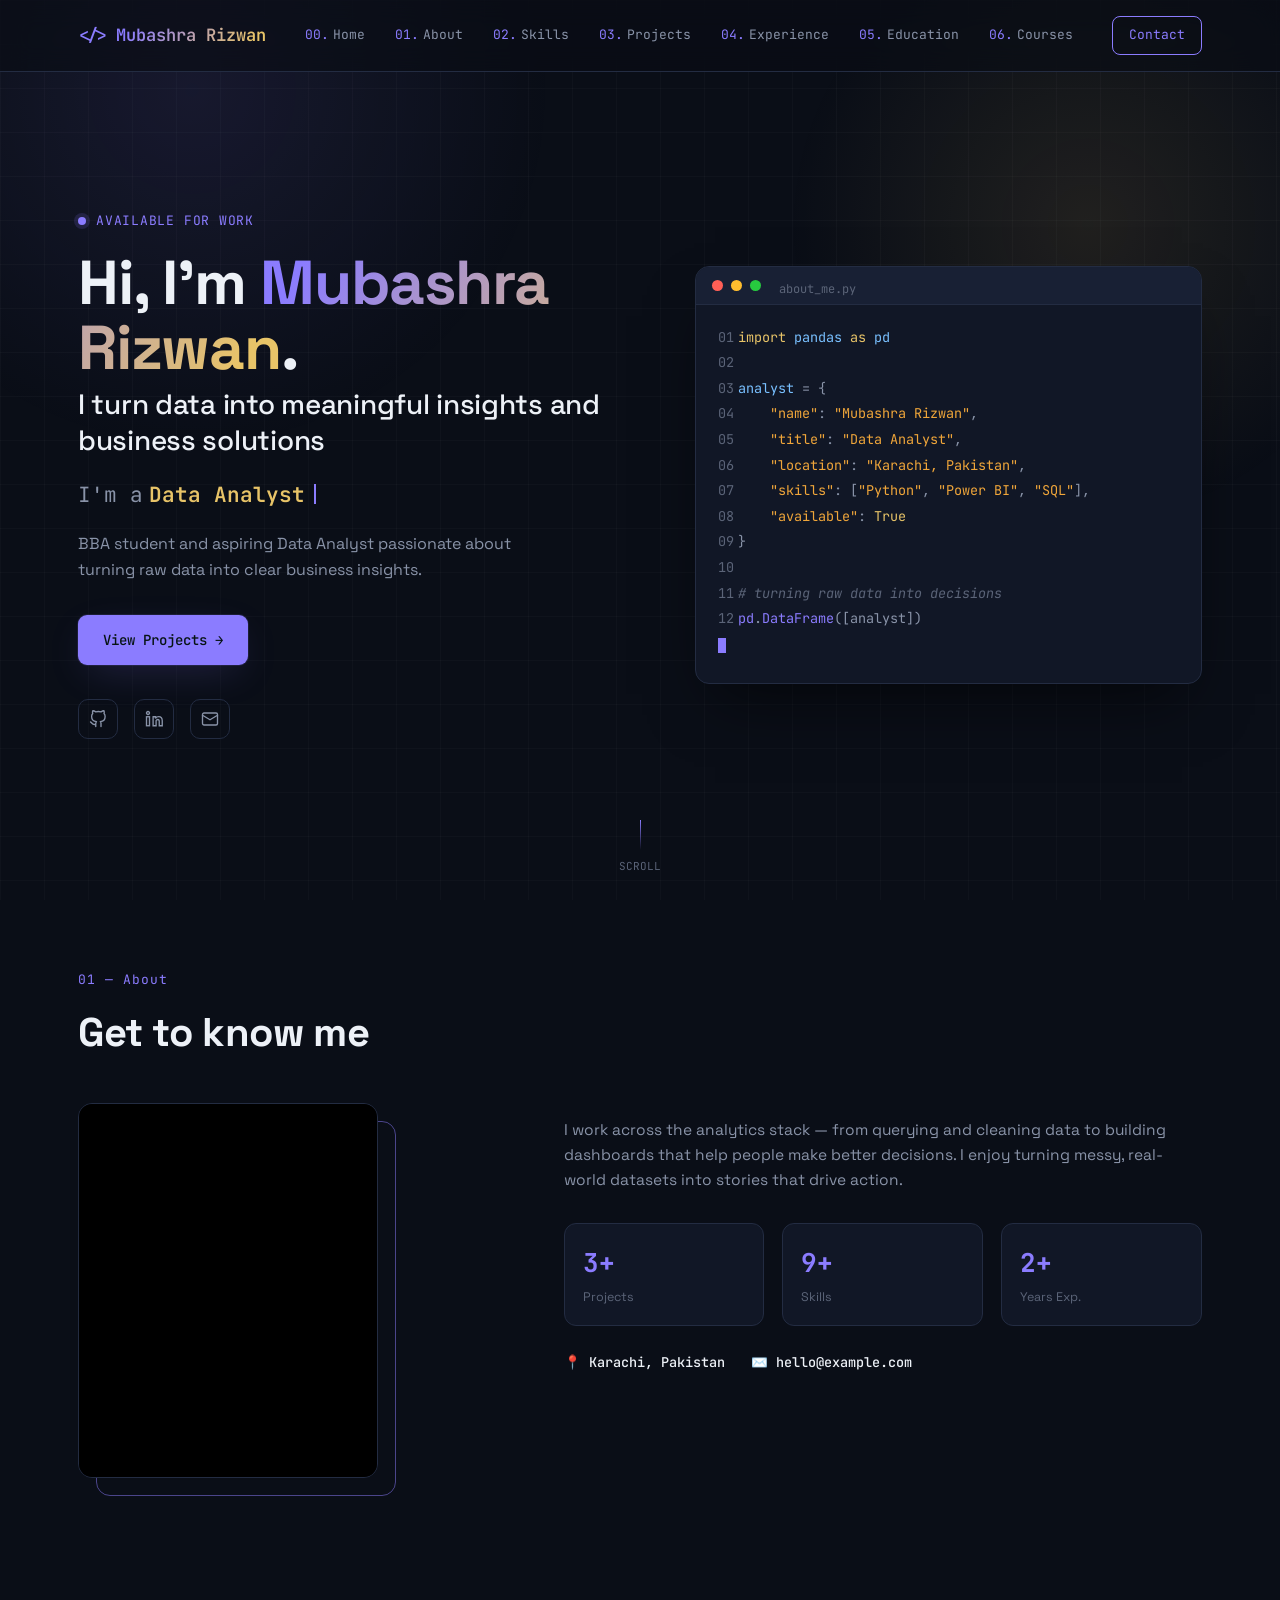
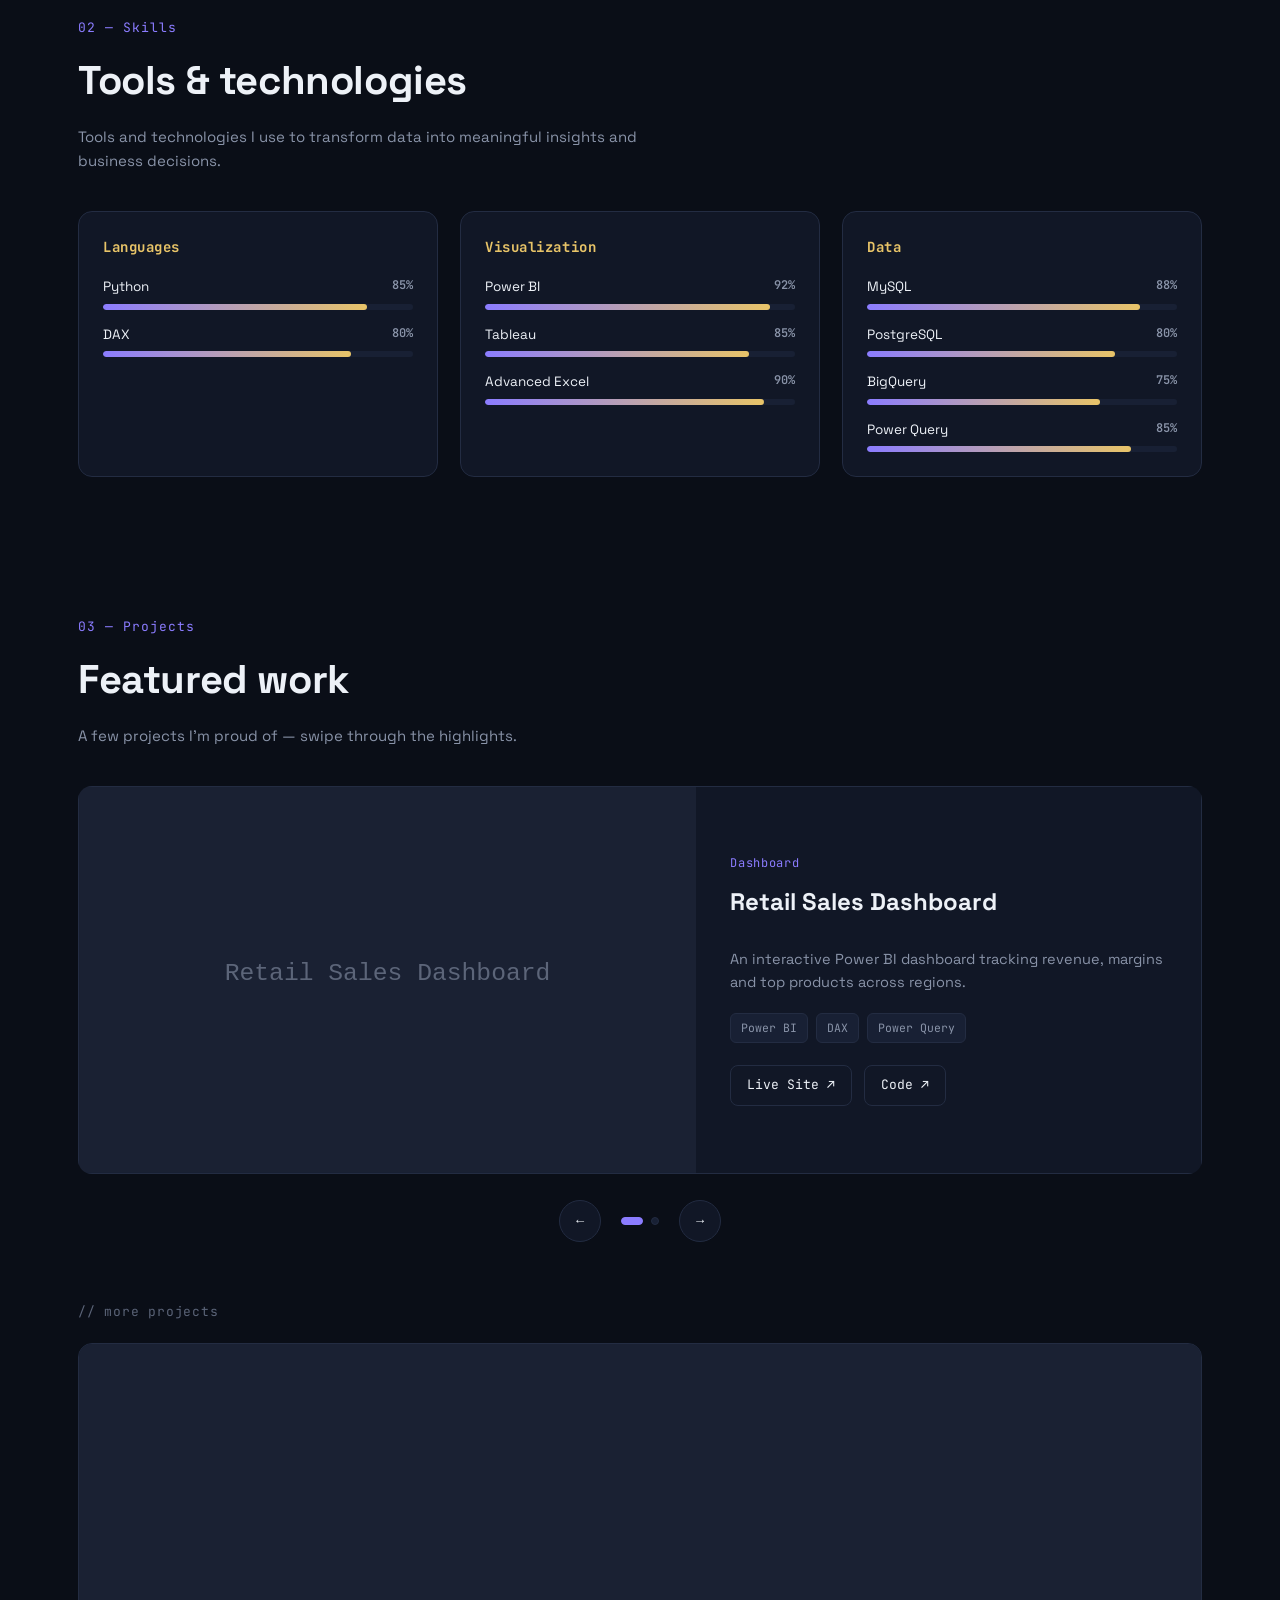
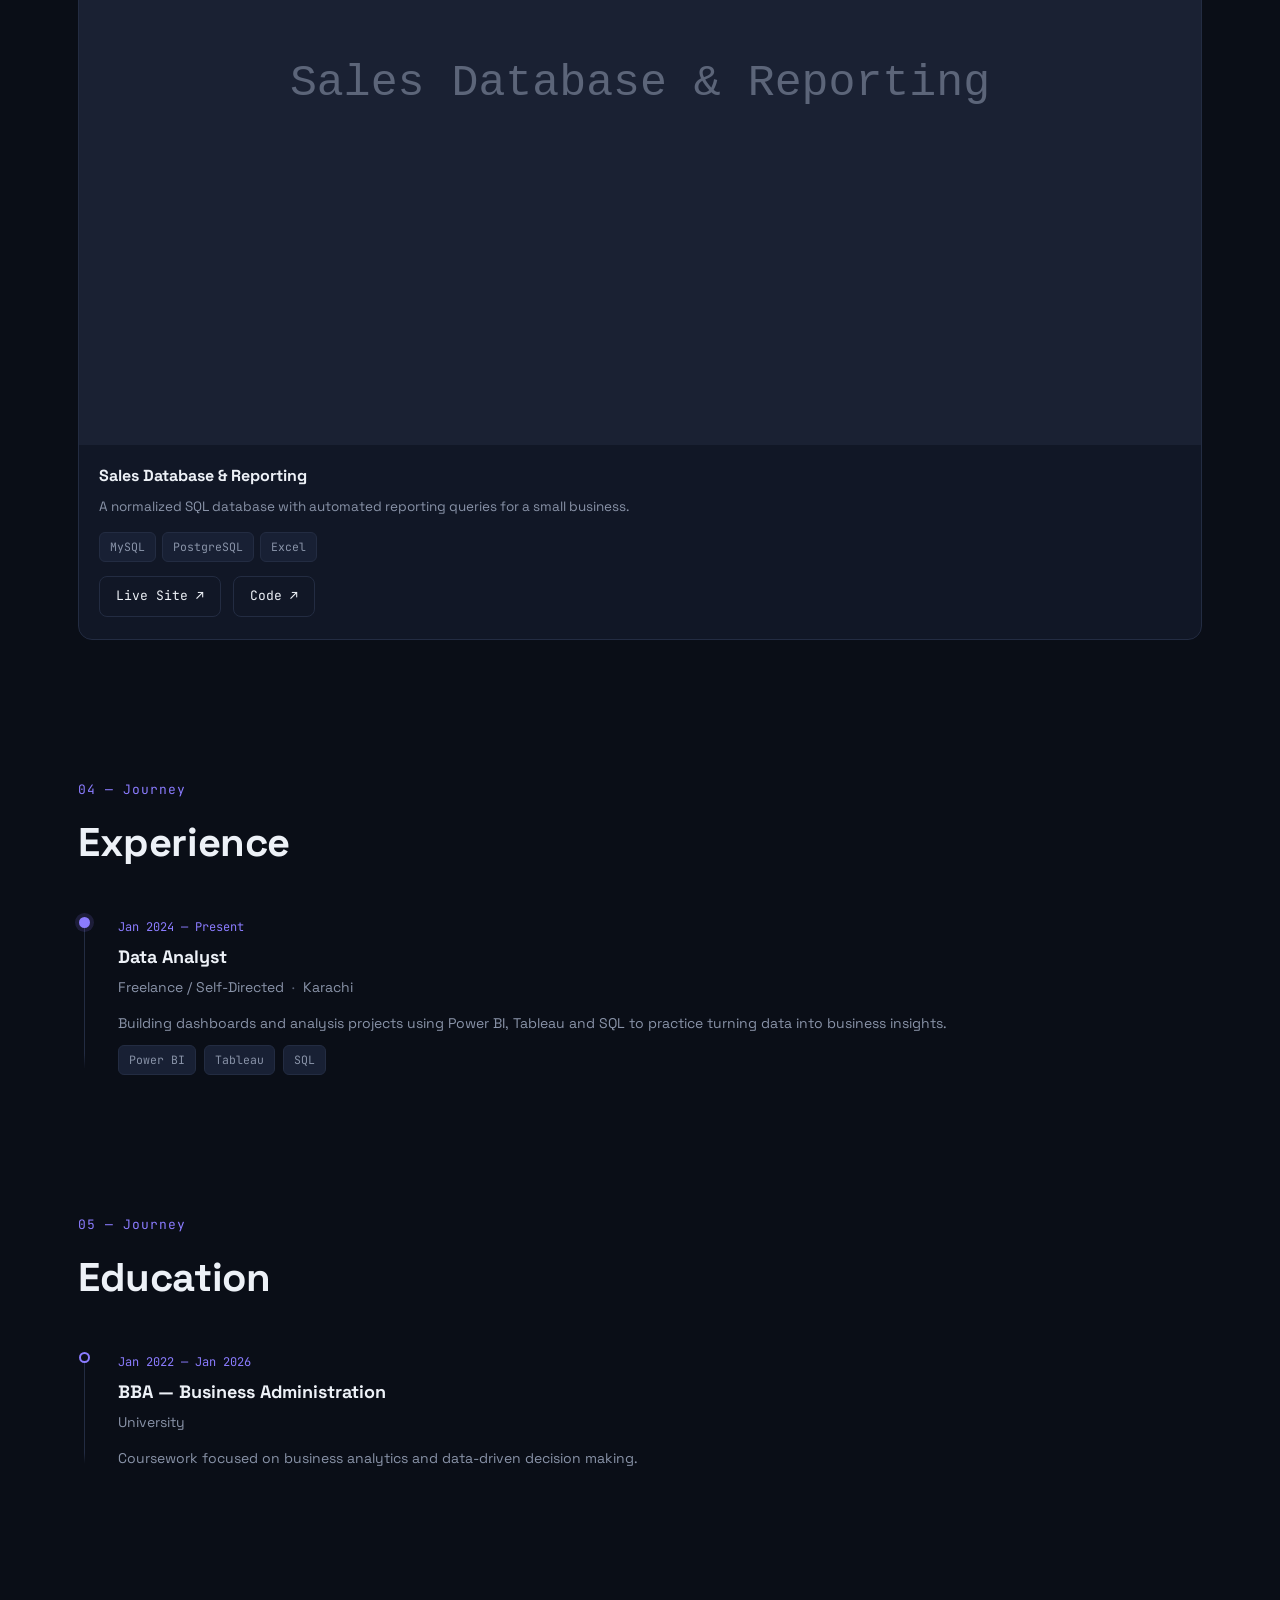
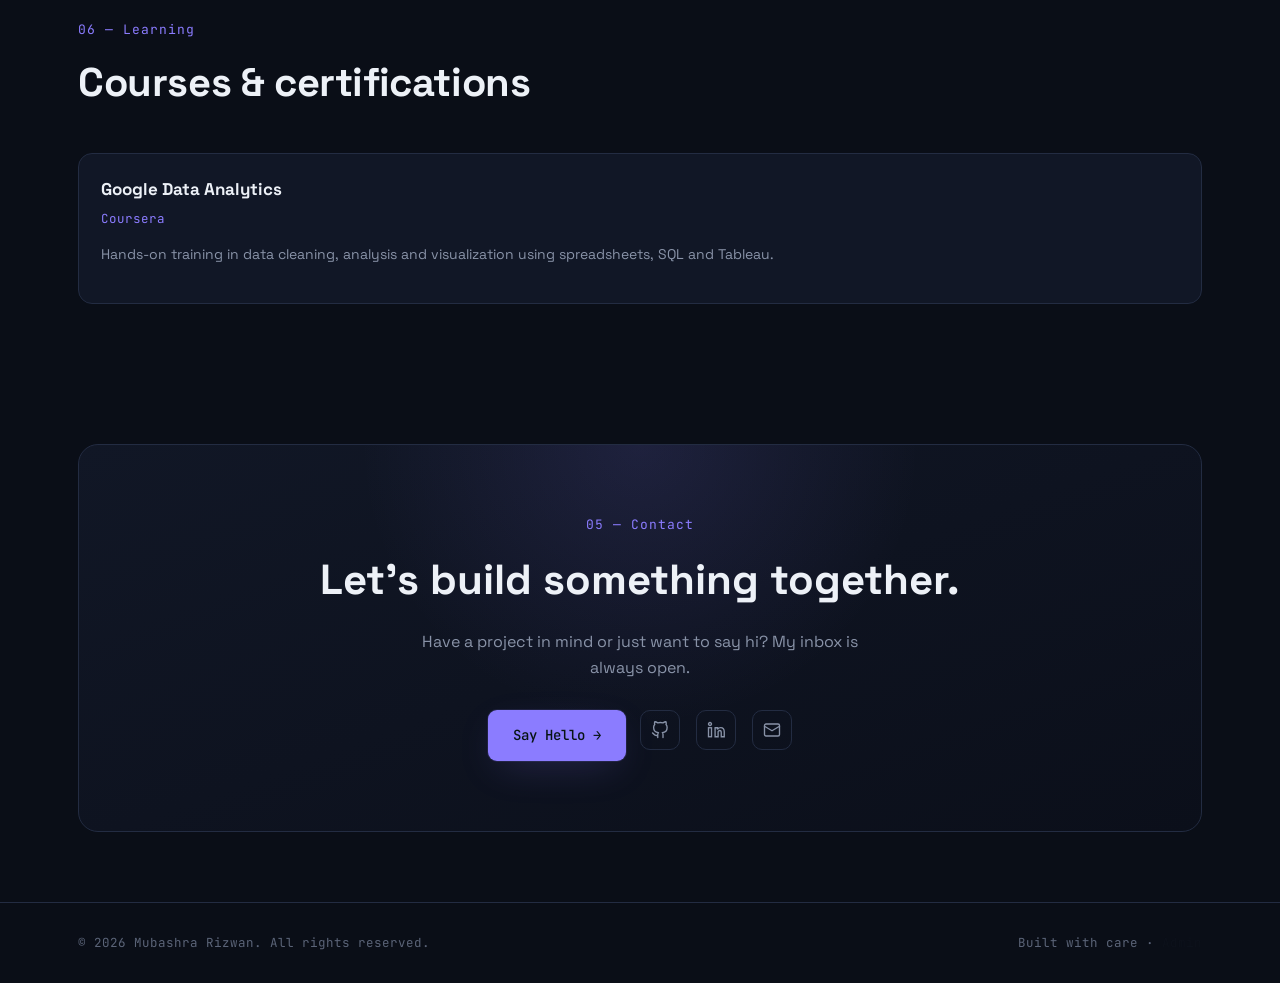
<file: index.html>
<!DOCTYPE html>
<html lang="en">
<head>
<meta charset="UTF-8">
<meta name="viewport" content="width=device-width, initial-scale=1.0">
<meta name="google-site-verification" content="7u3dC70tHFpRHLqhv1WXpzneSFP60Oo-5751K0OoE2Q" />
<title>Mubashra Rizwan · Data Analyst</title>

<meta property="og:site_name" content="Mubashra Rizwan - Data Analyst">
<meta name="application-name" content="Mubashra Rizwan">
<meta property="og:title" content="Mubashra Rizwan · Data Analyst">
<meta property="og:type" content="website">
<meta property="og:url" content="https://mubashraportfolio.pages.dev">

<script type="application/ld+json">
{
  "@context": "https://schema.org",
  "@type": "Person",
  "name": "Mubashra Rizwan",
  "jobTitle": "Data Analyst",
  "url": "https://mubashraportfolio.pages.dev"
}
</script>

<link rel="icon" type="image/png" href="favicon.png">
<link rel="preconnect" href="https://fonts.googleapis.com">
<link href="https://fonts.googleapis.com/css2?family=Space+Grotesk:wght@400;500;600;700&family=JetBrains+Mono:wght@400;500;600;700&display=swap" rel="stylesheet">
<link rel="stylesheet" href="css/style.css">
</head>
<body>
  
<div class="grid-glow"></div>
<div class="star-field" id="starField"></div>

<nav class="nav">
  <div class="nav-inner">
    <a href="#home" class="brand"><span class="dot">&lt;/&gt;</span> <span id="navName">Portfolio</span></a>
    <ul class="nav-links" id="navLinks">
      <li><a href="#home"><span class="num">00.</span>Home</a></li>
      <li><a href="#about"><span class="num">01.</span>About</a></li>
      <li><a href="#skills"><span class="num">02.</span>Skills</a></li>
      <li><a href="#projects"><span class="num">03.</span>Projects</a></li>
      <li><a href="#experience"><span class="num">04.</span>Experience</a></li>
      <li><a href="#education"><span class="num">05.</span>Education</a></li>
      <li><a href="#courses"><span class="num">06.</span>Courses</a></li>
    </ul>
    <a href="#contact" class="nav-cta">Contact</a>
    <button class="nav-toggle" id="navToggle" aria-label="Menu"><span></span><span></span><span></span></button>
  </div>
</nav>

<!-- HERO -->
<header class="hero" id="home">
  <div class="wrap hero-grid">
    <div class="reveal left in">
      <span class="eyebrow">AVAILABLE FOR WORK</span>
      <h1>Hi, I'm <span class="accent-text" id="heroName">Mubashra Rizwan</span>.<br><span class="hero-sub">I turn data into meaningful insights and business solutions</span></h1>
      <div class="role-line">I'm a <span class="role-slot" id="roleSlot">Developer</span><span class="cursor"></span></div>
      <p class="hero-bio" id="heroBio">Loading bio…</p>
      <div class="hero-actions">
        <a href="#projects" class="btn btn-primary">View Projects →</a>
        <a href="#" class="btn btn-ghost" id="resumeBtn" target="_blank" rel="noopener">Download Résumé</a>
      </div>
      <div class="social-row" id="socialRow"></div>
    </div>

    <div class="terminal reveal right in">
      <div class="terminal-head">
        <span class="r"></span><span class="y"></span><span class="g"></span>
        <span class="terminal-title">about_me.py</span>
      </div>
      <div class="terminal-body" id="terminalBody"></div>
    </div>
  </div>
  <div class="scroll-hint"><div class="line"></div>SCROLL</div>
</header>

<!-- ABOUT -->
<section id="about">
  <div class="wrap">
    <div class="section-head reveal">
      <span class="section-tag">01 — About</span>
      <h2 class="section-title">Get to know me</h2>
    </div>
    <div class="about-grid">
      <div class="reveal left">
        <div class="about-photo-wrap">
          <div class="about-photo-frame"></div>
          <img class="about-photo" id="aboutPhoto" src="" alt="Profile photo">
        </div>
      </div>
      <div class="about-text reveal right">
        <p id="aboutBio1">Loading…</p>
        <div class="about-stats" id="aboutStats"></div>
        <div class="about-meta" id="aboutMeta"></div>
      </div>
    </div>
  </div>
</section>

<!-- SKILLS -->
<section id="skills">
  <div class="wrap">
    <div class="section-head reveal">
      <span class="section-tag">02 — Skills</span>
      <h2 class="section-title">Tools &amp; technologies</h2>
      <p class="section-sub">Tools and technologies I use to transform data into meaningful insights and business decisions.</p>
    </div>
   <div class="skills-cats reveal" id="skillsCats"></div>
  </div>
</section>

<!-- PROJECTS -->
<section id="projects">
  <div class="wrap">
    <div class="section-head reveal">
      <span class="section-tag">03 — Projects</span>
      <h2 class="section-title">Featured work</h2>
      <p class="section-sub">A few projects I'm proud of — swipe through the highlights.</p>
    </div>

    <div class="projects-slider reveal" id="featuredSliderWrap">
      <div class="slider-viewport">
        <div class="slider-track" id="sliderTrack"></div>
      </div>
      <div class="slider-controls">
        <button class="slider-arrow" id="prevSlide" aria-label="Previous">←</button>
        <div class="slider-dots" id="sliderDots"></div>
        <button class="slider-arrow" id="nextSlide" aria-label="Next">→</button>
      </div>
    </div>

    <p class="projects-more-title reveal">// more projects</p>
    <div class="projects-grid" id="projectsGrid"></div>
  </div>
</section>

<!-- EXPERIENCE -->
<section id="experience">
  <div class="wrap">
    <div class="section-head reveal">
      <span class="section-tag">04 — Journey</span>
      <h2 class="section-title">Experience</h2>
    </div>
    <div class="timeline reveal left" id="experienceTimeline"></div>
  </div>
</section>

<!-- EDUCATION -->
<section id="education">
  <div class="wrap">
    <div class="section-head reveal">
      <span class="section-tag">05 — Journey</span>
      <h2 class="section-title">Education</h2>
    </div>
    <div class="timeline reveal left" id="educationTimeline"></div>
  </div>
</section>

<!-- COURSES -->
<section id="courses">
  <div class="wrap">
    <div class="section-head reveal">
      <span class="section-tag">06 — Learning</span>
      <h2 class="section-title">Courses &amp; certifications</h2>
    </div>
    <div class="courses-grid reveal" id="coursesGrid"></div>
  </div>
</section>

<!-- CONTACT -->
<section id="contact">
  <div class="wrap">
    <div class="contact-box reveal">
      <span class="section-tag">05 — Contact</span>
      <h2>Let's build something together.</h2>
      <p>Have a project in mind or just want to say hi? My inbox is always open.</p>
      <div class="contact-actions">
        <a href="#" class="btn btn-primary" id="emailBtn">Say Hello →</a>
        <div class="social-row" id="socialRow2"></div>
      </div>
    </div>
  </div>
</section>

<footer>
  <div class="wrap footer-inner">
    <p id="footerName">© <span id="year"></span> Portfolio. All rights reserved.</p>
    <p>Built with care · <a href="admin/index.html" class="admin-link">Admin</a></p>
  </div>
</footer>

<!-- FULLSCREEN PROJECT DECK VIEWER -->
<div class="deck-viewer" id="deckViewer" aria-hidden="true">
  <div class="deck-viewer-head">
    <div class="deck-viewer-title" id="deckTitle"></div>
    <div class="deck-viewer-counter" id="deckCounter"></div>
    <button class="deck-close" id="deckClose" type="button" aria-label="Close">✕</button>
  </div>
  <div class="deck-scroll" id="deckScroll"></div>
  <div class="deck-hint">Scroll ↓ for next photo</div>
</div>

<script src="js/config.js"></script>
<script src="js/main.js"></script>
</body>
</html>
</file>
<file: css/style.css>
@import url('https://fonts.googleapis.com/css2?family=Space+Grotesk:wght@400;500;600;700&family=JetBrains+Mono:wght@400;500;600;700&display=swap');

:root {
  --bg: #0A0E17;
  --bg-soft: #0B0F1A;
  --surface: #111726;
  --surface-2: #182034;
  --border: #232C42;
  --text: #EDF1F7;
  --text-dim: #8993A8;
  --text-faint: #5B6478;
  --accent: #8B7CFF;
  --accent-dark: #5B4FE0;
  --accent-2: #E8C468;
  --accent-3: #E6435A;
  --accent-warm: #F0A63A;
  --font-display: 'Space Grotesk', sans-serif;
  --font-mono: 'JetBrains Mono', monospace;
  --radius: 14px;
  --shadow-glow: 0 0 0 1px rgba(139, 124, 255, 0.12), 0 12px 40px -12px rgba(139, 124, 255, 0.25);
}

* { box-sizing: border-box; }
html { scroll-behavior: smooth; }
body {
  margin: 0;
  background: var(--bg);
  color: var(--text);
  font-family: var(--font-display);
  line-height: 1.6;
  -webkit-font-smoothing: antialiased;
  overflow-x: hidden;
}

body.no-scroll { overflow: hidden; }

::selection { background: var(--accent); color: #0A0E17; }

a { color: inherit; text-decoration: none; }
img { max-width: 100%; display: block; }

.wrap {
  max-width: 1180px;
  margin: 0 auto;
  padding: 0 28px;
}

/* ---------- Background texture ---------- */
.grid-glow {
  position: fixed;
  inset: 0;
  z-index: 0;
  pointer-events: none;
  background:
    radial-gradient(600px circle at 15% 10%, rgba(139, 124, 255, 0.10), transparent 60%),
    radial-gradient(500px circle at 85% 25%, rgba(232, 196, 104, 0.10), transparent 60%),
    linear-gradient(rgba(255,255,255,0.025) 1px, transparent 1px),
    linear-gradient(90deg, rgba(255,255,255,0.025) 1px, transparent 1px);
  background-size: auto, auto, 44px 44px, 44px 44px;
}

/* ---------- Star field + sprinkles (premium ambience) ---------- */
.star-field {
  position: fixed;
  inset: 0;
  z-index: 0;
  pointer-events: none;
  overflow: hidden;
}
.star {
  position: absolute;
  border-radius: 50%;
  background: #fff;
  opacity: 0;
  box-shadow: 0 0 6px 1px rgba(255,255,255,.6);
  animation: twinkle var(--dur, 4s) ease-in-out var(--delay, 0s) infinite;
}
@keyframes twinkle {
  0%, 100% { opacity: 0; transform: scale(.6); }
  50% { opacity: var(--peak, .9); transform: scale(1.3); }
}
.sprinkle {
  position: absolute;
  opacity: 0;
  filter: drop-shadow(0 0 6px currentColor);
  animation: sprinkle-glint var(--dur, 6s) ease-in-out var(--delay, 0s) infinite;
}
.sprinkle svg { width: 100%; height: 100%; display: block; }
@keyframes sprinkle-glint {
  0%, 100% { opacity: 0; transform: scale(.3) rotate(0deg); }
  8% { opacity: .9; transform: scale(1) rotate(20deg); }
  16% { opacity: 0; transform: scale(.5) rotate(40deg); }
  60% { opacity: 0; transform: scale(.3) rotate(40deg); }
}

/* falling / shooting stars */
.falling-star {
  position: absolute;
  top: -5%;
  width: var(--len, 90px);
  height: 2px;
  background: linear-gradient(90deg, #fff, rgba(255,255,255,0));
  border-radius: 2px;
  opacity: 0;
  transform: rotate(35deg);
  animation: fall var(--dur, 3.2s) linear var(--delay, 0s) infinite;
}
.falling-star::after {
  content: '';
  position: absolute;
  right: 0; top: 50%;
  width: 5px; height: 5px;
  margin-top: -2px;
  border-radius: 50%;
  background: #fff;
  box-shadow: 0 0 8px 2px rgba(255,255,255,.9);
}
@keyframes fall {
  0% { transform: translate(0, 0) rotate(35deg); opacity: 0; }
  4% { opacity: 1; }
  20% { opacity: 1; }
  32% { opacity: 0; }
  100% { transform: translate(420px, 420px) rotate(35deg); opacity: 0; }
}

/* ---------- Nav ---------- */
.nav {
  position: fixed;
  top: 0; left: 0; right: 0;
  z-index: 50;
  backdrop-filter: blur(14px);
  background: rgba(10, 13, 20, 0.65);
  border-bottom: 1px solid var(--border);
  transition: background .3s ease;
}
.nav-inner {
  display: flex;
  align-items: center;
  justify-content: space-between;
  padding: 16px 28px;
  max-width: 1180px;
  margin: 0 auto;
}
.brand {
  font-family: var(--font-mono);
  font-weight: 600;
  font-size: 17px;
  color: var(--text);
  display: flex;
  align-items: center;
  gap: 8px;
}
.brand .dot { color: var(--accent); }
.brand span#navName {
  background: linear-gradient(120deg, var(--accent) 10%, var(--accent-2) 90%);
  -webkit-background-clip: text;
  background-clip: text;
  -webkit-text-fill-color: transparent;
}
.nav-links {
  display: flex;
  gap: 30px;
  list-style: none;
  margin: 0; padding: 0;
  font-family: var(--font-mono);
  font-size: 13px;
}
.nav-links a {
  color: var(--text-dim);
  position: relative;
  padding: 4px 0;
  transition: color .2s ease;
}
.nav-links a:hover { color: var(--accent); }
.nav-links a .num { color: var(--accent); margin-right: 4px; }
.nav-cta {
  font-family: var(--font-mono);
  font-size: 13px;
  border: 1px solid var(--accent);
  color: var(--accent);
  padding: 8px 16px;
  border-radius: 8px;
  transition: all .2s ease;
  white-space: nowrap;
}
.nav-cta:hover { background: var(--accent); color: #061313; }
.nav-toggle { display: none; }

/* ---------- Hero ---------- */
.hero {
  position: relative;
  min-height: 100vh;
  display: flex;
  align-items: center;
  padding: 130px 0 80px;
  z-index: 1;
}
.hero-grid {
  display: grid;
  grid-template-columns: 1.05fr 0.95fr;
  gap: 56px;
  align-items: center;
}
.eyebrow {
  font-family: var(--font-mono);
  font-size: 13px;
  color: var(--accent);
  letter-spacing: .06em;
  display: flex;
  align-items: center;
  gap: 10px;
  margin-bottom: 18px;
}
.eyebrow::before {
  content: '';
  width: 8px; height: 8px;
  border-radius: 50%;
  background: var(--accent);
  box-shadow: 0 0 0 4px rgba(139,124,255,.15);
  animation: pulse 2s infinite;
}
@keyframes pulse {
  0%, 100% { box-shadow: 0 0 0 4px rgba(139,124,255,.15); }
  50% { box-shadow: 0 0 0 8px rgba(139,124,255,.05); }
}
.hero h1 {
  font-size: clamp(38px, 5.2vw, 62px);
  line-height: 1.05;
  margin: 0 0 18px;
  font-weight: 700;
  letter-spacing: -0.02em;
}
.hero h1 .accent-text {
  background: linear-gradient(120deg, var(--accent) 10%, var(--accent-2) 90%);
  -webkit-background-clip: text;
  background-clip: text;
  -webkit-text-fill-color: transparent;
}
.hero h1 .hero-sub {
  display: inline-block;
  font-size: clamp(18px, 2.4vw, 28px);
  font-weight: 500;
  line-height: 1.3;
  letter-spacing: -0.01em;
  margin-top: 6px;
}
.role-line {
  font-family: var(--font-mono);
  font-size: clamp(16px, 2vw, 21px);
  color: var(--text-dim);
  margin-bottom: 22px;
  height: 30px;
  display: flex;
  gap: 6px;
  align-items: center;
}
.role-line .role-slot { color: var(--accent-2); font-weight: 600; }
.role-line .cursor {
  display: inline-block;
  width: 2px; height: 20px;
  background: var(--accent);
  margin-left: 3px;
  animation: blink 1s step-end infinite;
}
@keyframes blink { 50% { opacity: 0; } }

.hero-bio {
  color: var(--text-dim);
  font-size: 16px;
  max-width: 480px;
  margin-bottom: 32px;
}
.hero-actions { display: flex; gap: 14px; flex-wrap: wrap; margin-bottom: 34px; }

.btn {
  font-family: var(--font-mono);
  font-size: 14px;
  font-weight: 500;
  padding: 13px 24px;
  border-radius: 9px;
  border: 1px solid transparent;
  cursor: pointer;
  transition: transform .18s ease, box-shadow .18s ease, background .2s ease;
  display: inline-flex;
  align-items: center;
  gap: 8px;
}
.btn-primary {
  background: var(--accent);
  color: #061313;
  box-shadow: var(--shadow-glow);
}
.btn-primary:hover { transform: translateY(-2px); }
.btn-ghost {
  border-color: var(--border);
  color: var(--text);
  background: rgba(255,255,255,.02);
}
.btn-ghost:hover { border-color: var(--accent); color: var(--accent); }

.social-row { display: flex; gap: 16px; }
.social-row a {
  width: 40px; height: 40px;
  border: 1px solid var(--border);
  border-radius: 10px;
  display: flex; align-items: center; justify-content: center;
  color: var(--text-dim);
  transition: all .2s ease;
}
.social-row a:hover { border-color: var(--accent); color: var(--accent); transform: translateY(-2px); }
.social-row svg { width: 18px; height: 18px; }

/* Terminal card - signature element */
.terminal {
  background: var(--surface);
  border: 1px solid var(--border);
  border-radius: var(--radius);
  overflow: hidden;
  box-shadow: 0 30px 60px -20px rgba(0,0,0,.6);
  transform: perspective(1000px) rotateY(-4deg) rotateX(2deg);
  transition: transform .4s ease;
}
.terminal:hover { transform: perspective(1000px) rotateY(0) rotateX(0); }
.terminal-head {
  display: flex;
  align-items: center;
  gap: 8px;
  padding: 13px 16px;
  background: var(--surface-2);
  border-bottom: 1px solid var(--border);
}
.terminal-head span { width: 11px; height: 11px; border-radius: 50%; }
.terminal-head .r { background: #ff5f56; }
.terminal-head .y { background: #ffbd2e; }
.terminal-head .g { background: #27c93f; }
.terminal-title {
  margin-left: 10px;
  font-family: var(--font-mono);
  font-size: 12px;
  color: var(--text-faint);
}
.terminal-body {
  padding: 22px 22px 28px;
  font-family: var(--font-mono);
  font-size: 13.5px;
  color: var(--text-dim);
  min-height: 280px;
}
.terminal-body .ln { color: var(--text-faint); display: inline-block; width: 20px; user-select: none; }
.terminal-body .kw { color: var(--accent-2); }
.terminal-body .str { color: var(--accent-warm); }
.terminal-body .fn { color: var(--accent); }
.terminal-body .prop { color: #79c0ff; }
.terminal-body .com { color: var(--text-faint); font-style: italic; }
.terminal-body p { margin: 0 0 4px; white-space: pre-wrap; }
.type-cursor {
  display: inline-block; width: 8px; height: 15px;
  background: var(--accent);
  vertical-align: middle;
  animation: blink 1s step-end infinite;
}

.scroll-hint {
  position: absolute;
  bottom: 24px; left: 50%;
  transform: translateX(-50%);
  font-family: var(--font-mono);
  font-size: 11px;
  color: var(--text-faint);
  display: flex; flex-direction: column; align-items: center; gap: 8px;
}
.scroll-hint .line { width: 1px; height: 30px; background: linear-gradient(var(--accent), transparent); animation: scrolldown 1.6s infinite; }
@keyframes scrolldown { 0% { transform: scaleY(0); transform-origin: top; } 50% { transform: scaleY(1); transform-origin: top; } 51% { transform-origin: bottom; } 100% { transform: scaleY(0); transform-origin: bottom; } }

/* ---------- Section shared ---------- */
section { position: relative; z-index: 1; padding: 70px 0; }
.section-head { margin-bottom: 38px; }
.section-tag {
  font-family: var(--font-mono);
  color: var(--accent);
  font-size: 13px;
  letter-spacing: .08em;
  margin-bottom: 10px;
  display: block;
}
.section-title {
  font-size: clamp(28px, 3.4vw, 40px);
  font-weight: 700;
  margin: 0;
  letter-spacing: -0.01em;
}
.section-sub { color: var(--text-dim); max-width: 560px; margin-top: 12px; font-size: 15px; }

/* reveal animation (slide + fade on scroll) */
.reveal {
  opacity: 0;
  transform: translateY(34px);
  transition: opacity .7s cubic-bezier(.2,.7,.2,1), transform .7s cubic-bezier(.2,.7,.2,1);
}
.reveal.left { transform: translateX(-40px); }
.reveal.right { transform: translateX(40px); }
.reveal.in { opacity: 1; transform: none; }

/* ---------- About ---------- */
.about-grid { display: grid; grid-template-columns: 0.8fr 1.2fr; gap: 60px; align-items: start; }
.about-photo-wrap { position: relative; max-width: 300px; }
.about-photo {
  width: 100%;
  aspect-ratio: 4/5;
  border-radius: var(--radius);
  object-fit: cover;
  border: 1px solid var(--border);
  background: var(--surface);
}
.about-photo-frame {
  position: absolute;
  top: 18px; left: 18px;
  width: 100%; height: 100%;
  border: 1px solid var(--accent);
  border-radius: var(--radius);
  z-index: -1;
  opacity: .5;
}
.photo-upload-btn {
  position: absolute;
  bottom: 12px; left: 12px; right: 12px;
  display: flex;
  align-items: center;
  justify-content: center;
  gap: 6px;
  padding: 7px 10px;
  border-radius: 8px;
  background: rgba(10,13,20,.72);
  backdrop-filter: blur(8px);
  border: 1px solid var(--border);
  color: var(--text);
  font-family: var(--font-mono);
  font-size: 11px;
  cursor: pointer;
  opacity: 0;
  transform: translateY(6px);
  transition: opacity .25s ease, transform .25s ease, border-color .25s ease, color .25s ease;
}
.photo-upload-btn svg { width: 12px; height: 12px; flex-shrink: 0; }
.about-photo-wrap:hover .photo-upload-btn,
.photo-upload-btn.no-photo {
  opacity: 1;
  transform: translateY(0);
}
.photo-upload-btn:hover { border-color: var(--accent); color: var(--accent); }
.about-text p { color: var(--text-dim); font-size: 15.5px; margin-bottom: 16px; }
.about-stats { display: grid; grid-template-columns: repeat(3, 1fr); gap: 18px; margin-top: 30px; }
.stat-box {
  border: 1px solid var(--border);
  border-radius: 12px;
  padding: 18px;
  background: var(--surface);
}
.stat-box .num { font-family: var(--font-mono); font-size: 26px; font-weight: 700; color: var(--accent); }
.stat-box .lbl { font-size: 12.5px; color: var(--text-faint); margin-top: 4px; }
.about-meta { margin-top: 26px; display: flex; flex-wrap: wrap; gap: 10px 26px; font-size: 13.5px; color: var(--text-dim); font-family: var(--font-mono); }
.about-meta b { color: var(--text); font-weight: 500; }

/* ---------- Skills ---------- */
.skills-cats { display: grid; grid-template-columns: repeat(auto-fit, minmax(280px, 1fr)); gap: 22px; }
.skill-cat {
  border: 1px solid var(--border);
  background: var(--surface);
  border-radius: var(--radius);
  padding: 24px;
}
.skill-cat h3 {
  font-family: var(--font-mono);
  font-size: 14px;
  color: var(--accent-2);
  margin: 0 0 18px;
  letter-spacing: .04em;
}
.skill-row { margin-bottom: 14px; }
.skill-row:last-child { margin-bottom: 0; }
.skill-row-top { display: flex; justify-content: space-between; font-size: 13.5px; margin-bottom: 6px; }
.skill-row-top .pct { color: var(--text-dim); font-family: var(--font-mono); font-size: 12px; font-weight: 600; }
.skill-bar { height: 6px; background: var(--surface-2); border-radius: 4px; overflow: hidden; }
.skill-bar-fill {
  height: 100%;
  background: linear-gradient(90deg, var(--accent), var(--accent-2));
  border-radius: 4px;
  width: 0%;
  transition: width 1.1s cubic-bezier(.2,.7,.2,1);
}

/* ---------- Projects slider ---------- */
.projects-slider { position: relative; }
.slider-viewport { overflow: hidden; border-radius: var(--radius); perspective: 1400px; }
.slider-track {
  display: flex;
  transition: transform 1.05s cubic-bezier(.65,0,.35,1);
}
.slide {
  min-width: 100%;
  display: grid;
  grid-template-columns: 1.1fr 0.9fr;
  gap: 0;
  background: var(--surface);
  border: 1px solid var(--border);
  opacity: .22;
  transform: scale(.78) rotateY(22deg);
  filter: blur(3px);
  transition: opacity 1.05s cubic-bezier(.22,.9,.32,1), transform 1.05s cubic-bezier(.22,.9,.32,1), filter 1.05s ease;
}
.slide.is-prev { transform: scale(.78) rotateY(-22deg); }
.slide.active {
  opacity: 1;
  transform: scale(1) rotateY(0deg);
  filter: blur(0);
  box-shadow: 0 30px 70px -25px rgba(139, 124, 255, .35);
}
.slide-media { position: relative; aspect-ratio: 16/10; overflow: hidden; background: var(--surface-2); }
.slide-media::after {
  content: '';
  position: absolute; inset: 0;
  background: linear-gradient(120deg, transparent 30%, rgba(255,255,255,.08) 45%, transparent 60%);
  transform: translateX(-120%);
  transition: transform .9s ease;
}
.slide.active .slide-media::after { transform: translateX(120%); }
.slide-media img { width: 100%; height: 100%; object-fit: cover; transition: transform .6s ease; }
.slide:hover .slide-media img { transform: scale(1.05); }
.slide-body { padding: 34px; display: flex; flex-direction: column; justify-content: center; }
.slide-cat { font-family: var(--font-mono); font-size: 12px; color: var(--accent); margin-bottom: 10px; letter-spacing: .06em; }
.slide-title { font-size: 24px; font-weight: 700; margin: 0 0 12px; }
.slide-desc { color: var(--text-dim); font-size: 14.5px; margin-bottom: 18px; }
.slide-tech { display: flex; flex-wrap: wrap; gap: 8px; margin-bottom: 22px; }
.tech-chip {
  font-family: var(--font-mono);
  font-size: 11.5px;
  padding: 5px 10px;
  border-radius: 6px;
  background: var(--surface-2);
  border: 1px solid var(--border);
  color: var(--text-dim);
}
.slide-links { display: flex; gap: 12px; }
.slide-links a { font-family: var(--font-mono); font-size: 13px; display: flex; align-items: center; gap: 6px; color: var(--text); border: 1px solid var(--border); padding: 9px 16px; border-radius: 8px; transition: all .2s; }
.slide-links a:hover { border-color: var(--accent); color: var(--accent); }

.slider-controls { display: flex; align-items: center; justify-content: center; gap: 20px; margin-top: 26px; }
.slider-arrow {
  width: 42px; height: 42px;
  border-radius: 50%;
  border: 1px solid var(--border);
  background: var(--surface);
  color: var(--text);
  cursor: pointer;
  display: flex; align-items: center; justify-content: center;
  transition: all .2s ease;
}
.slider-arrow:hover { border-color: var(--accent); color: var(--accent); }
.slider-dots { display: flex; gap: 8px; }
.slider-dot { width: 8px; height: 8px; border-radius: 50%; background: var(--surface-2); border: 1px solid var(--border); cursor: pointer; transition: all .25s; }
.slider-dot.active { background: var(--accent); width: 22px; border-radius: 4px; border-color: var(--accent); }

.projects-more-title { font-family: var(--font-mono); font-size: 13px; color: var(--text-faint); margin: 60px 0 20px; letter-spacing: .06em; }
.projects-grid { display: grid; grid-template-columns: repeat(auto-fit, minmax(280px, 1fr)); gap: 22px; }
.proj-card {
  border: 1px solid var(--border);
  background: var(--surface);
  border-radius: var(--radius);
  overflow: hidden;
  transition: transform .25s ease, border-color .25s ease;
}
.proj-card:hover { transform: translateY(-6px); border-color: var(--accent); }
.proj-card-img { position: relative; aspect-ratio: 16/10; background: var(--surface-2); overflow: hidden; }
.proj-card-img img { width: 100%; height: 100%; object-fit: cover; }
.proj-card-body { padding: 18px 20px 22px; }
.proj-card-body h4 { margin: 0 0 8px; font-size: 16px; }
.proj-card-body p { margin: 0 0 14px; font-size: 13.5px; color: var(--text-dim); }
.proj-card-tech { display: flex; flex-wrap: wrap; gap: 6px; }

/* ---------- Timeline (experience / education) ---------- */
.timeline { position: relative; margin-left: 6px; }
.timeline::before {
  content: '';
  position: absolute;
  left: 0; top: 6px; bottom: 6px;
  width: 1px;
  background: linear-gradient(var(--border), var(--border) 90%, transparent);
}
.tl-item { position: relative; padding-left: 34px; margin-bottom: 40px; }
.tl-item:last-child { margin-bottom: 0; }
.tl-dot {
  position: absolute; left: -5px; top: 4px;
  width: 11px; height: 11px; border-radius: 50%;
  background: var(--bg); border: 2px solid var(--accent);
}
.tl-item.current .tl-dot { background: var(--accent); box-shadow: 0 0 0 4px rgba(139,124,255,.15); }
.tl-period { font-family: var(--font-mono); font-size: 12px; color: var(--accent); margin-bottom: 6px; display: inline-block; }
.tl-role { font-size: 18px; font-weight: 700; margin: 0 0 4px; }
.tl-org { color: var(--text-dim); font-size: 14px; margin-bottom: 10px; display: flex; gap: 8px; align-items: center; flex-wrap: wrap; }
.tl-org .sep { color: var(--text-faint); }
.tl-desc { color: var(--text-dim); font-size: 14px; margin-bottom: 10px; }
.tl-tags { display: flex; flex-wrap: wrap; gap: 8px; }

/* ---------- Courses ---------- */
.courses-grid { display: grid; grid-template-columns: repeat(auto-fit, minmax(260px, 1fr)); gap: 22px; }
.course-card {
  border: 1px solid var(--border);
  background: var(--surface);
  border-radius: var(--radius);
  padding: 22px 22px 24px;
  transition: transform .25s ease, border-color .25s ease;
}
.course-card:hover { transform: translateY(-6px); border-color: var(--accent); }
.course-name { font-size: 17px; font-weight: 700; margin: 0 0 6px; }
.course-org { font-family: var(--font-mono); font-size: 12.5px; color: var(--accent); margin-bottom: 10px; }
.course-desc { color: var(--text-dim); font-size: 14px; margin-bottom: 14px; }
.course-cert-link {
  display: inline-flex;
  align-items: center;
  gap: 6px;
  font-size: 13px;
  font-weight: 600;
  color: var(--accent-2);
  border: 1px solid var(--border);
  padding: 7px 14px;
  border-radius: 30px;
  transition: border-color .2s ease, color .2s ease;
}
.course-cert-link:hover { border-color: var(--accent-2); color: var(--accent-2); }

/* ---------- Contact ---------- */
.contact-box {
  border: 1px solid var(--border);
  background: linear-gradient(160deg, var(--surface), var(--bg-soft));
  border-radius: 20px;
  padding: 70px 50px;
  text-align: center;
  position: relative;
  overflow: hidden;
}
.contact-box::before {
  content: '';
  position: absolute; inset: 0;
  background: radial-gradient(400px circle at 50% 0%, rgba(139,124,255,.12), transparent 70%);
}
.contact-box h2 { font-size: clamp(28px, 4vw, 42px); margin: 0 0 16px; position: relative; }
.contact-box p { color: var(--text-dim); max-width: 460px; margin: 0 auto 30px; position: relative; }
.contact-actions { display: flex; gap: 14px; justify-content: center; flex-wrap: wrap; position: relative; }

footer { border-top: 1px solid var(--border); padding: 30px 0; position: relative; z-index: 1; }
.footer-inner { display: flex; justify-content: space-between; align-items: center; flex-wrap: wrap; gap: 14px; }
.footer-inner p { font-family: var(--font-mono); font-size: 12.5px; color: var(--text-faint); margin: 0; }
.admin-link {
  color: var(--text-faint);
  opacity: .04;
  text-decoration: none;
  transition: opacity .3s ease, color .3s ease;
}
.admin-link:hover,
.admin-link:focus {
  opacity: 1;
  color: var(--accent);
}

/* ---------- Loading / empty ---------- */
.loading-dot { display: inline-flex; gap: 4px; }
.loading-dot span { width: 6px; height: 6px; border-radius: 50%; background: var(--accent); animation: bounce 1s infinite; }
.loading-dot span:nth-child(2) { animation-delay: .15s; }
.loading-dot span:nth-child(3) { animation-delay: .3s; }
@keyframes bounce { 0%, 80%, 100% { opacity: .3; } 40% { opacity: 1; } }

/* ---------- Responsive ---------- */
@media (max-width: 900px) {
  .hero-grid { grid-template-columns: 1fr; }
  .terminal { order: -1; transform: none; }
  .about-grid { grid-template-columns: 1fr; }
  .about-photo-wrap { max-width: 220px; margin: 0 auto; }
  .slide { grid-template-columns: 1fr; }
  .about-stats { grid-template-columns: repeat(3, 1fr); }
}
@media (max-width: 760px) {
  .nav-links { position: fixed; top: 62px; left: 0; right: 0; bottom: 0; background: var(--bg); flex-direction: column; padding: 30px 28px; gap: 24px; font-size: 16px; transform: translateX(100%); transition: transform .3s ease; z-index: 200; opacity: 1; }
  .nav-links.open { transform: translateX(0); }
  .nav-toggle { display: flex; flex-direction: column; gap: 5px; background: none; border: none; cursor: pointer; padding: 6px; z-index: 201; position: relative; }
  .nav-toggle span { width: 22px; height: 2px; background: var(--text); }
  .nav-cta { display: none; }

  /* While the mobile menu is open, hide everything behind it (code terminal,
     hero text, star field, glow, all sections/footer) so the menu reads
     cleanly. Desktop is untouched — this block only exists inside the
     760px mobile media query. */
  body.no-scroll .star-field,
  body.no-scroll .grid-glow,
  body.no-scroll .hero,
  body.no-scroll section,
  body.no-scroll footer {
    visibility: hidden;
  }
  body.no-scroll .nav,
  body.no-scroll .nav-links,
  body.no-scroll .nav-toggle {
    visibility: visible;
  }
}

/* ---------- "Full Deck" link (sits beside Live Site / Code) ---------- */
.deck-link {
  font-family: var(--font-mono); font-size: 13px; display: flex; align-items: center; gap: 6px;
  border: 1px solid var(--accent); color: var(--accent); background: rgba(139,124,255,.1);
  padding: 9px 16px; border-radius: 8px; cursor: pointer; font-weight: 600;
  transition: all .2s;
}
.deck-link svg { width: 14px; height: 14px; flex-shrink: 0; }
.deck-link:hover { background: var(--accent); color: #0A0E17; }
.proj-card-links { margin-top: 14px; }

/* ---------- Fullscreen project deck viewer ---------- */
.deck-viewer {
  position: fixed; inset: 0; z-index: 999; background: #000;
  display: none; flex-direction: column;
}
.deck-viewer.open { display: flex; }
.deck-viewer-head {
  position: fixed; top: 0; left: 0; right: 0; z-index: 2;
  display: flex; align-items: center; gap: 14px;
  padding: 16px 20px; background: linear-gradient(180deg, rgba(0,0,0,.8), transparent);
  pointer-events: none;
}
.deck-viewer-title {
  font-weight: 600; font-size: 14px; color: #fff; pointer-events: auto;
  max-width: 60vw; overflow: hidden; text-overflow: ellipsis; white-space: nowrap;
}
.deck-viewer-counter {
  font-family: var(--font-mono); font-size: 12px; color: rgba(255,255,255,.7);
  margin-left: auto; pointer-events: auto;
}
.deck-close {
  pointer-events: auto; width: 36px; height: 36px; border-radius: 50%; flex-shrink: 0;
  border: 1px solid rgba(255,255,255,.25); background: rgba(0,0,0,.45);
  color: #fff; font-size: 15px; cursor: pointer; display: flex; align-items: center; justify-content: center;
}
.deck-close:hover { border-color: var(--accent); color: var(--accent); }
.deck-scroll {
  flex: 1; overflow-y: auto; scroll-snap-type: y mandatory;
  -webkit-overflow-scrolling: touch;
}
.deck-slide {
  height: 100dvh; width: 100%; scroll-snap-align: start; scroll-snap-stop: always;
  display: flex; align-items: center; justify-content: center; padding: 0 16px;
}
.deck-slide img {
  max-width: 100%; max-height: 100dvh; object-fit: contain;
  user-select: none; -webkit-user-drag: none;
}
.deck-hint {
  position: fixed; bottom: 18px; left: 50%; transform: translateX(-50%);
  font-family: var(--font-mono); font-size: 11px; letter-spacing: .06em;
  color: rgba(255,255,255,.55); pointer-events: none;
  animation: deckHintFade 2.6s ease-in-out infinite;
}
@keyframes deckHintFade { 0%, 100% { opacity: .3; } 50% { opacity: .85; } }
body.deck-open { overflow: hidden; }

@media (max-width: 760px) {
  .deck-viewer-title { max-width: 45vw; font-size: 13px; }
  .deck-link { font-size: 12px; padding: 8px 14px; }
}
</file>
